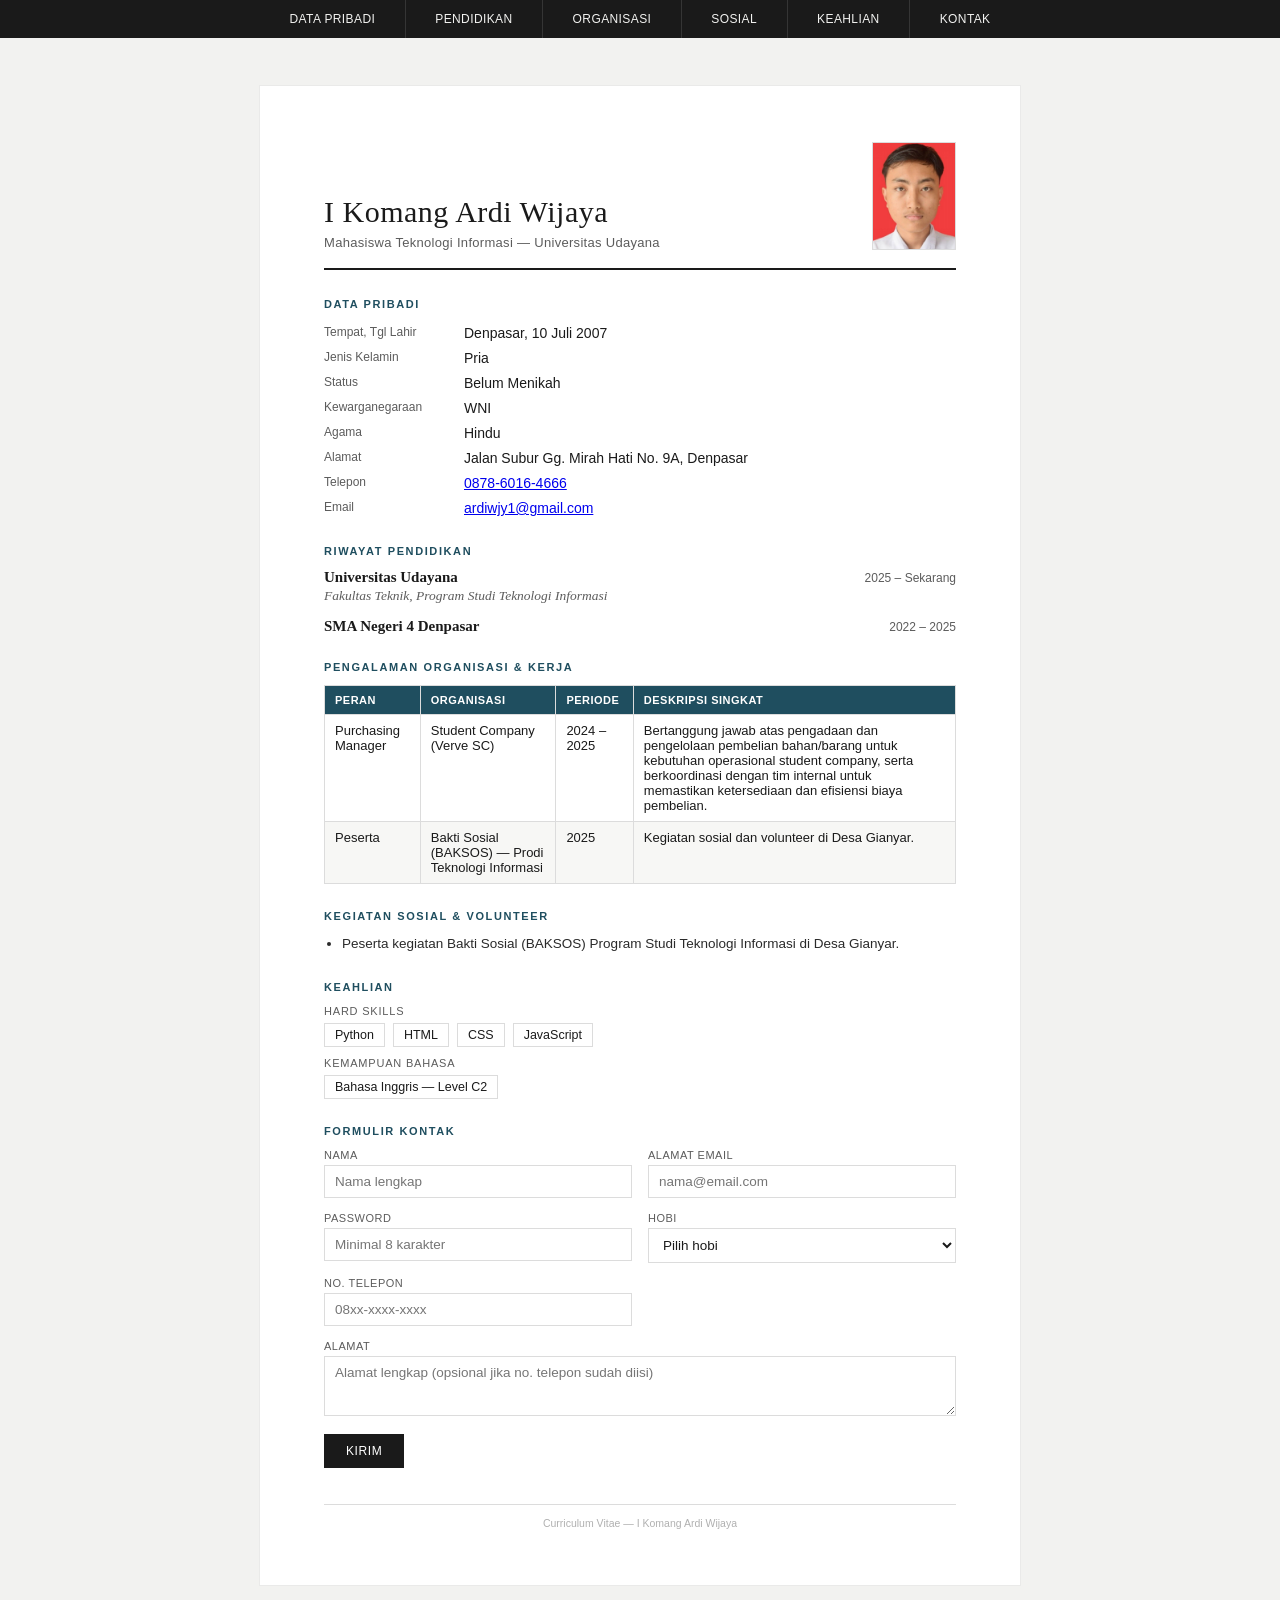
<file: Tugas_2/index.html>
<!doctype html>
<html lang="id">
  <head>
    <meta charset="UTF-8" />
    <meta name="viewport" content="width=device-width, initial-scale=1.0" />
    <title>CV - I Komang Ardi Wijaya</title>
    <meta
      name="description"
      content="Curriculum Vitae I Komang Ardi Wijaya, mahasiswa Teknologi Informasi Universitas Udayana."
    />
    <style>
      :root {
        --ink: #1a1a1a;
        --muted: #5c5c5c;
        --line: #dcdcdc;
        --accent: #1f4e5f;
        --bg: #ffffff;
      }

      * {
        box-sizing: border-box;
      }

      body {
        margin: 0;
        background: #f2f2f0;
        font-family: "Georgia", "Times New Roman", serif;
        color: var(--ink);
        -webkit-font-smoothing: antialiased;
      }

      /* ===== Navigasi / Bookmark ===== */
      nav.topnav {
        position: sticky;
        top: 0;
        z-index: 10;
        background: var(--ink);
        font-family: "Helvetica Neue", Arial, sans-serif;
      }

      nav.topnav ul {
        list-style: none;
        margin: 0;
        padding: 0;
        display: flex;
        flex-wrap: wrap;
        max-width: 760px;
        margin: 0 auto;
      }

      nav.topnav li {
        flex: 1 1 auto;
      }

      nav.topnav a {
        display: block;
        text-align: center;
        padding: 12px 10px;
        font-size: 12px;
        letter-spacing: 0.4px;
        text-transform: uppercase;
        color: #f2f2f0;
        text-decoration: none;
        border-right: 1px solid rgba(255, 255, 255, 0.12);
      }

      nav.topnav li:last-child a {
        border-right: none;
      }

      nav.topnav a:hover {
        background: var(--accent);
      }

      .page {
        max-width: 760px;
        margin: 48px auto;
        background: var(--bg);
        padding: 56px 64px;
        box-shadow: 0 0 0 1px rgba(0, 0, 0, 0.03);
      }

      header {
        display: flex;
        justify-content: space-between;
        align-items: flex-end;
        border-bottom: 2px solid var(--ink);
        padding-bottom: 18px;
        margin-bottom: 28px;
      }

      h1 {
        font-size: 30px;
        letter-spacing: 0.5px;
        margin: 0 0 6px 0;
        font-weight: 400;
      }

      .role {
        font-family: "Helvetica Neue", Arial, sans-serif;
        font-size: 13px;
        color: var(--muted);
        letter-spacing: 0.3px;
      }

      .photo {
        width: 84px;
        height: 108px;
        border: 1px solid var(--line);
        background: #fafafa;
        flex-shrink: 0;
        overflow: hidden;
      }

      .photo img {
        width: 100%;
        height: 100%;
        object-fit: cover;
        display: block;
      }

      section {
        margin-bottom: 26px;
        scroll-margin-top: 56px; /* supaya tidak tertutup nav saat lompat bookmark */
      }

      h2 {
        font-family: "Helvetica Neue", Arial, sans-serif;
        font-size: 11px;
        letter-spacing: 1.6px;
        text-transform: uppercase;
        color: var(--accent);
        font-weight: 700;
        margin: 0 0 12px 0;
      }

      .contact-grid {
        display: grid;
        grid-template-columns: 140px 1fr;
        row-gap: 3px;
        font-size: 14px;
        font-family: "Helvetica Neue", Arial, sans-serif;
        margin: 0;
      }

      .contact-grid dt {
        color: var(--muted);
        font-size: 12px;
        padding: 3px 0;
      }

      .contact-grid dd {
        margin: 0;
        padding: 3px 0;
      }

      .entry {
        margin-bottom: 14px;
      }
      .entry:last-child {
        margin-bottom: 0;
      }

      .entry-header {
        display: flex;
        justify-content: space-between;
        align-items: baseline;
        gap: 12px;
      }

      .entry-title {
        font-size: 15px;
        font-weight: 700;
      }

      .entry-period {
        font-family: "Helvetica Neue", Arial, sans-serif;
        font-size: 12px;
        color: var(--muted);
        white-space: nowrap;
      }

      .entry-sub {
        font-size: 13.5px;
        color: var(--muted);
        font-style: italic;
        margin-top: 2px;
      }

      ul.bullets {
        margin: 8px 0 0 0;
        padding-left: 18px;
      }

      ul.bullets li {
        font-size: 13.5px;
        line-height: 1.55;
        margin-bottom: 4px;
        font-family: "Helvetica Neue", Arial, sans-serif;
        color: #2a2a2a;
      }

      /* ===== Tabel Pengalaman Organisasi ===== */
      table.org-table {
        width: 100%;
        border-collapse: collapse;
        font-family: "Helvetica Neue", Arial, sans-serif;
        font-size: 13px;
        margin-top: 4px;
      }

      table.org-table caption {
        caption-side: bottom;
        text-align: left;
      }

      table.org-table th,
      table.org-table td {
        border: 1px solid var(--line);
        padding: 8px 10px;
        text-align: left;
        vertical-align: top;
      }

      table.org-table thead th {
        background: var(--accent);
        color: #fff;
        font-size: 11px;
        text-transform: uppercase;
        letter-spacing: 0.5px;
        font-weight: 700;
      }

      table.org-table tbody tr:nth-child(even) {
        background: #f7f7f5;
      }

      .skill-group {
        margin-bottom: 10px;
      }
      .skill-group:last-child {
        margin-bottom: 0;
      }

      .skill-label {
        font-family: "Helvetica Neue", Arial, sans-serif;
        font-size: 11px;
        text-transform: uppercase;
        letter-spacing: 0.8px;
        color: var(--muted);
        margin-bottom: 6px;
      }

      .tags {
        display: flex;
        flex-wrap: wrap;
        gap: 8px;
      }

      .tag {
        font-family: "Helvetica Neue", Arial, sans-serif;
        font-size: 12.5px;
        padding: 4px 10px;
        border: 1px solid var(--line);
        color: var(--ink);
      }

      /* ===== Formulir Kontak ===== */
      form.contact-form {
        font-family: "Helvetica Neue", Arial, sans-serif;
        display: grid;
        grid-template-columns: 1fr 1fr;
        gap: 14px 16px;
      }

      form.contact-form .field {
        display: flex;
        flex-direction: column;
        gap: 4px;
      }

      form.contact-form .field.full {
        grid-column: 1 / -1;
      }

      form.contact-form label {
        font-size: 11px;
        text-transform: uppercase;
        letter-spacing: 0.5px;
        color: var(--muted);
      }

      form.contact-form input,
      form.contact-form select,
      form.contact-form textarea {
        font-family: inherit;
        font-size: 13.5px;
        padding: 8px 10px;
        border: 1px solid var(--line);
        background: #fff;
        color: var(--ink);
      }

      form.contact-form textarea {
        resize: vertical;
        min-height: 60px;
      }

      form.contact-form button {
        grid-column: 1 / -1;
        justify-self: start;
        margin-top: 4px;
        padding: 10px 22px;
        background: var(--ink);
        color: #fff;
        border: none;
        font-size: 12px;
        text-transform: uppercase;
        letter-spacing: 0.6px;
        cursor: pointer;
      }

      form.contact-form button:hover {
        background: var(--accent);
      }

      @media (max-width: 640px) {
        form.contact-form {
          grid-template-columns: 1fr;
        }
      }

      footer {
        margin-top: 36px;
        padding-top: 12px;
        border-top: 1px solid var(--line);
        font-family: "Helvetica Neue", Arial, sans-serif;
        font-size: 10.5px;
        color: #b0b0b0;
        text-align: center;
      }

      @media print {
        nav.topnav {
          display: none;
        }
        body {
          background: var(--bg);
        }
        .page {
          box-shadow: none;
          margin: 0;
          padding: 32px 40px;
        }
      }

      @media (max-width: 640px) {
        .page {
          padding: 32px 24px;
          margin: 0;
        }
        header {
          flex-direction: column;
          align-items: flex-start;
          gap: 16px;
        }
        .contact-grid {
          grid-template-columns: 120px 1fr;
        }
      }
    </style>
  </head>
  <body>
    <!-- ===== Menu Navigasi (Bookmark ke tiap bagian halaman) ===== -->
    <nav class="topnav">
      <ul>
        <li><a href="#data-pribadi">Data Pribadi</a></li>
        <li><a href="#pendidikan">Pendidikan</a></li>
        <li><a href="#organisasi">Organisasi</a></li>
        <li><a href="#sosial">Sosial</a></li>
        <li><a href="#keahlian">Keahlian</a></li>
        <li><a href="#kontak">Kontak</a></li>
      </ul>
    </nav>

    <div class="page">
      <header>
        <div>
          <h1>I Komang Ardi Wijaya</h1>
          <div class="role">
            Mahasiswa Teknologi Informasi — Universitas Udayana
          </div>
        </div>
        <div class="photo">
          <img src="Asset/foto.jpg" alt="Foto I Komang Ardi Wijaya" />
        </div>
      </header>

      <section id="data-pribadi">
        <h2>Data Pribadi</h2>
        <dl class="contact-grid">
          <dt>Tempat, Tgl Lahir</dt>
          <dd>Denpasar, 10 Juli 2007</dd>

          <dt>Jenis Kelamin</dt>
          <dd>Pria</dd>

          <dt>Status</dt>
          <dd>Belum Menikah</dd>

          <dt>Kewarganegaraan</dt>
          <dd>WNI</dd>

          <dt>Agama</dt>
          <dd>Hindu</dd>

          <dt>Alamat</dt>
          <dd>Jalan Subur Gg. Mirah Hati No. 9A, Denpasar</dd>

          <dt>Telepon</dt>
          <dd><a href="tel:+6287860164666">0878-6016-4666</a></dd>

          <dt>Email</dt>
          <dd><a href="mailto:ardiwjy1@gmail.com">ardiwjy1@gmail.com</a></dd>
        </dl>
      </section>

      <section id="pendidikan">
        <h2>Riwayat Pendidikan</h2>
        <div class="entry">
          <div class="entry-header">
            <span class="entry-title">Universitas Udayana</span>
            <span class="entry-period">2025 – Sekarang</span>
          </div>
          <div class="entry-sub">
            Fakultas Teknik, Program Studi Teknologi Informasi
          </div>
        </div>
        <div class="entry">
          <div class="entry-header">
            <span class="entry-title">SMA Negeri 4 Denpasar</span>
            <span class="entry-period">2022 – 2025</span>
          </div>
        </div>
      </section>

      <section id="organisasi">
        <h2>Pengalaman Organisasi &amp; Kerja</h2>

        <!-- ===== Tabel Daftar Pengalaman Organisasi ===== -->
        <table class="org-table">
          <thead>
            <tr>
              <th>Peran</th>
              <th>Organisasi</th>
              <th>Periode</th>
              <th>Deskripsi Singkat</th>
            </tr>
          </thead>
          <tbody>
            <tr>
              <td>Purchasing Manager</td>
              <td>Student Company (Verve SC)</td>
              <td>2024 – 2025</td>
              <td>
                Bertanggung jawab atas pengadaan dan pengelolaan pembelian
                bahan/barang untuk kebutuhan operasional student company,
                serta berkoordinasi dengan tim internal untuk memastikan
                ketersediaan dan efisiensi biaya pembelian.
              </td>
            </tr>
            <tr>
              <td>Peserta</td>
              <td>Bakti Sosial (BAKSOS) — Prodi Teknologi Informasi</td>
              <td>2025</td>
              <td>Kegiatan sosial dan volunteer di Desa Gianyar.</td>
            </tr>
          </tbody>
        </table>
      </section>

      <section id="sosial">
        <h2>Kegiatan Sosial &amp; Volunteer</h2>
        <ul class="bullets">
          <li>
            Peserta kegiatan Bakti Sosial (BAKSOS) Program Studi Teknologi
            Informasi di Desa Gianyar.
          </li>
        </ul>
      </section>

      <section id="keahlian">
        <h2>Keahlian</h2>
        <div class="skill-group">
          <div class="skill-label">Hard Skills</div>
          <div class="tags">
            <span class="tag">Python</span>
            <span class="tag">HTML</span>
            <span class="tag">CSS</span>
            <span class="tag">JavaScript</span>
          </div>
        </div>
        <div class="skill-group">
          <div class="skill-label">Kemampuan Bahasa</div>
          <div class="tags">
            <span class="tag">Bahasa Inggris — Level C2</span>
          </div>
        </div>
      </section>

      <!-- ===== Formulir Kontak Sederhana ===== -->
      <section id="kontak">
        <h2>Formulir Kontak</h2>
        <form class="contact-form" action="#" method="post">
          <div class="field">
            <label for="nama">Nama</label>
            <input type="text" id="nama" name="nama" placeholder="Nama lengkap" required />
          </div>

          <div class="field">
            <label for="email">Alamat Email</label>
            <input type="email" id="email" name="email" placeholder="nama@email.com" required />
          </div>

          <div class="field">
            <label for="password">Password</label>
            <input type="password" id="password" name="password" placeholder="Minimal 8 karakter" minlength="8" required />
          </div>

          <div class="field">
            <label for="hobi">Hobi</label>
            <select id="hobi" name="hobi" required>
              <option value="" disabled selected>Pilih hobi</option>
              <option value="membaca">Membaca</option>
              <option value="olahraga">Olahraga</option>
              <option value="coding">Coding</option>
              <option value="musik">Musik</option>
              <option value="fotografi">Fotografi</option>
              <option value="lainnya">Lainnya</option>
            </select>
          </div>

          <div class="field">
            <label for="telepon">No. Telepon</label>
            <input type="tel" id="telepon" name="telepon" placeholder="08xx-xxxx-xxxx" />
          </div>

          <div class="field full">
            <label for="alamat">Alamat</label>
            <textarea id="alamat" name="alamat" placeholder="Alamat lengkap (opsional jika no. telepon sudah diisi)"></textarea>
          </div>

          <button type="submit">Kirim</button>
        </form>
      </section>

      <footer>Curriculum Vitae — I Komang Ardi Wijaya</footer>
    </div>
  </body>
</html>
</file>
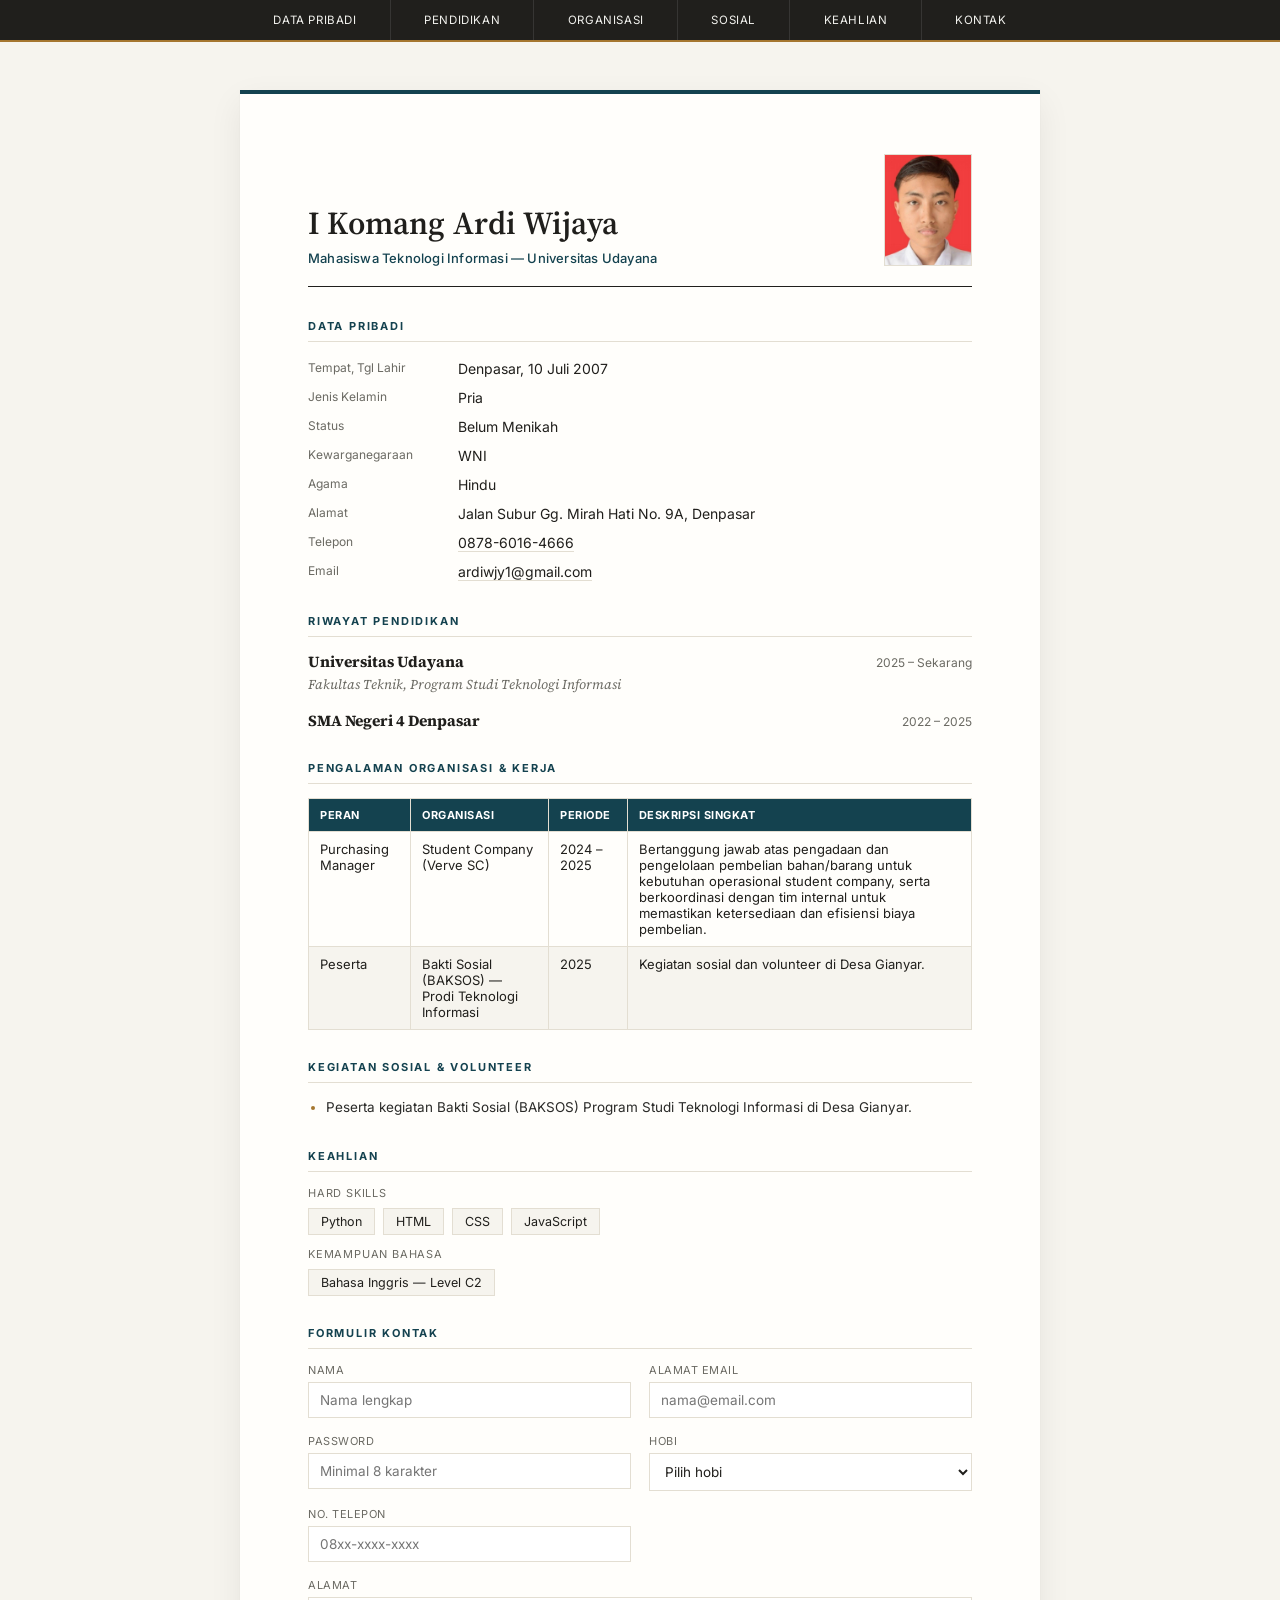
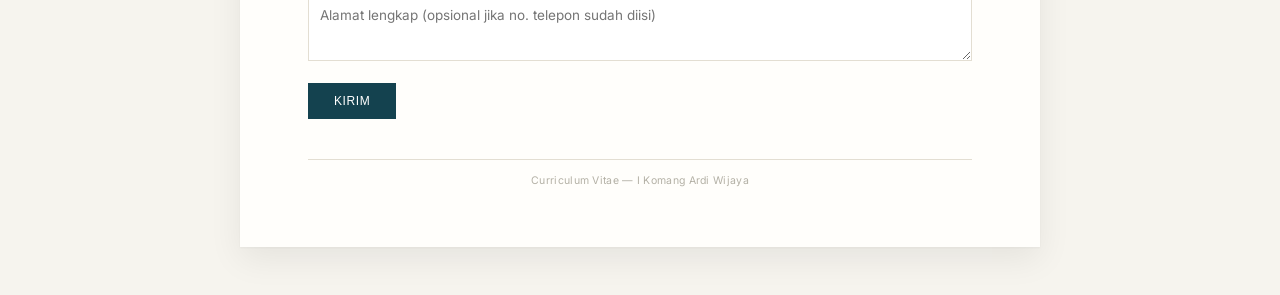
<file: Tugas_3/index.html>
<!doctype html>
<html lang="id">
  <head>
    <meta charset="UTF-8" />
    <meta name="viewport" content="width=device-width, initial-scale=1.0" />
    <title>CV - I Komang Ardi Wijaya</title>
    <meta
      name="description"
      content="Curriculum Vitae I Komang Ardi Wijaya, mahasiswa Teknologi Informasi Universitas Udayana."
    />
    <link rel="preconnect" href="https://fonts.googleapis.com" />
    <link
      href="https://fonts.googleapis.com/css2?family=Source+Serif+Pro:wght@400;600;700&family=Inter:wght@400;500;700&display=swap"
      rel="stylesheet"
    />
    <link rel="stylesheet" href="Asset/style.css" />
  </head>
  <body>
    <!-- ===== Menu Navigasi (Bookmark ke tiap bagian halaman) ===== -->
    <nav class="topnav">
      <ul>
        <li><a href="#data-pribadi">Data Pribadi</a></li>
        <li><a href="#pendidikan">Pendidikan</a></li>
        <li><a href="#organisasi">Organisasi</a></li>
        <li><a href="#sosial">Sosial</a></li>
        <li><a href="#keahlian">Keahlian</a></li>
        <li><a href="#kontak">Kontak</a></li>
      </ul>
    </nav>

    <div class="page">
      <header>
        <div>
          <h1>I Komang Ardi Wijaya</h1>
          <div class="role">
            Mahasiswa Teknologi Informasi — Universitas Udayana
          </div>
        </div>
        <div class="photo">
          <img src="Asset/foto.jpg" alt="Foto I Komang Ardi Wijaya" />
        </div>
      </header>

      <section id="data-pribadi">
        <h2>Data Pribadi</h2>
        <dl class="contact-grid">
          <dt>Tempat, Tgl Lahir</dt>
          <dd>Denpasar, 10 Juli 2007</dd>

          <dt>Jenis Kelamin</dt>
          <dd>Pria</dd>

          <dt>Status</dt>
          <dd>Belum Menikah</dd>

          <dt>Kewarganegaraan</dt>
          <dd>WNI</dd>

          <dt>Agama</dt>
          <dd>Hindu</dd>

          <dt>Alamat</dt>
          <dd>Jalan Subur Gg. Mirah Hati No. 9A, Denpasar</dd>

          <dt>Telepon</dt>
          <dd><a href="tel:+6287860164666">0878-6016-4666</a></dd>

          <dt>Email</dt>
          <dd><a href="mailto:ardiwjy1@gmail.com">ardiwjy1@gmail.com</a></dd>
        </dl>
      </section>

      <section id="pendidikan">
        <h2>Riwayat Pendidikan</h2>
        <div class="entry">
          <div class="entry-header">
            <span class="entry-title">Universitas Udayana</span>
            <span class="entry-period">2025 – Sekarang</span>
          </div>
          <div class="entry-sub">
            Fakultas Teknik, Program Studi Teknologi Informasi
          </div>
        </div>
        <div class="entry">
          <div class="entry-header">
            <span class="entry-title">SMA Negeri 4 Denpasar</span>
            <span class="entry-period">2022 – 2025</span>
          </div>
        </div>
      </section>

      <section id="organisasi">
        <h2>Pengalaman Organisasi &amp; Kerja</h2>

        <!-- ===== Tabel Daftar Pengalaman Organisasi ===== -->
        <table class="org-table">
          <thead>
            <tr>
              <th>Peran</th>
              <th>Organisasi</th>
              <th>Periode</th>
              <th>Deskripsi Singkat</th>
            </tr>
          </thead>
          <tbody>
            <tr>
              <td>Purchasing Manager</td>
              <td>Student Company (Verve SC)</td>
              <td>2024 – 2025</td>
              <td>
                Bertanggung jawab atas pengadaan dan pengelolaan pembelian
                bahan/barang untuk kebutuhan operasional student company,
                serta berkoordinasi dengan tim internal untuk memastikan
                ketersediaan dan efisiensi biaya pembelian.
              </td>
            </tr>
            <tr>
              <td>Peserta</td>
              <td>Bakti Sosial (BAKSOS) — Prodi Teknologi Informasi</td>
              <td>2025</td>
              <td>Kegiatan sosial dan volunteer di Desa Gianyar.</td>
            </tr>
          </tbody>
        </table>
      </section>

      <section id="sosial">
        <h2>Kegiatan Sosial &amp; Volunteer</h2>
        <ul class="bullets">
          <li>
            Peserta kegiatan Bakti Sosial (BAKSOS) Program Studi Teknologi
            Informasi di Desa Gianyar.
          </li>
        </ul>
      </section>

      <section id="keahlian">
        <h2>Keahlian</h2>
        <div class="skill-group">
          <div class="skill-label">Hard Skills</div>
          <div class="tags">
            <span class="tag">Python</span>
            <span class="tag">HTML</span>
            <span class="tag">CSS</span>
            <span class="tag">JavaScript</span>
          </div>
        </div>
        <div class="skill-group">
          <div class="skill-label">Kemampuan Bahasa</div>
          <div class="tags">
            <span class="tag">Bahasa Inggris — Level C2</span>
          </div>
        </div>
      </section>

      <!-- ===== Formulir Kontak Sederhana ===== -->
      <section id="kontak">
        <h2>Formulir Kontak</h2>
        <form class="contact-form" action="#" method="post">
          <div class="field">
            <label for="nama">Nama</label>
            <input type="text" id="nama" name="nama" placeholder="Nama lengkap" required />
          </div>

          <div class="field">
            <label for="email">Alamat Email</label>
            <input type="email" id="email" name="email" placeholder="nama@email.com" required />
          </div>

          <div class="field">
            <label for="password">Password</label>
            <input type="password" id="password" name="password" placeholder="Minimal 8 karakter" minlength="8" required />
          </div>

          <div class="field">
            <label for="hobi">Hobi</label>
            <select id="hobi" name="hobi" required>
              <option value="" disabled selected>Pilih hobi</option>
              <option value="membaca">Membaca</option>
              <option value="olahraga">Olahraga</option>
              <option value="coding">Coding</option>
              <option value="musik">Musik</option>
              <option value="fotografi">Fotografi</option>
              <option value="lainnya">Lainnya</option>
            </select>
          </div>

          <div class="field">
            <label for="telepon">No. Telepon</label>
            <input type="tel" id="telepon" name="telepon" placeholder="08xx-xxxx-xxxx" />
          </div>

          <div class="field full">
            <label for="alamat">Alamat</label>
            <textarea id="alamat" name="alamat" placeholder="Alamat lengkap (opsional jika no. telepon sudah diisi)"></textarea>
          </div>

          <button type="submit">Kirim</button>
        </form>
      </section>

      <footer>Curriculum Vitae — I Komang Ardi Wijaya</footer>
    </div>
  </body>
</html>
</file>
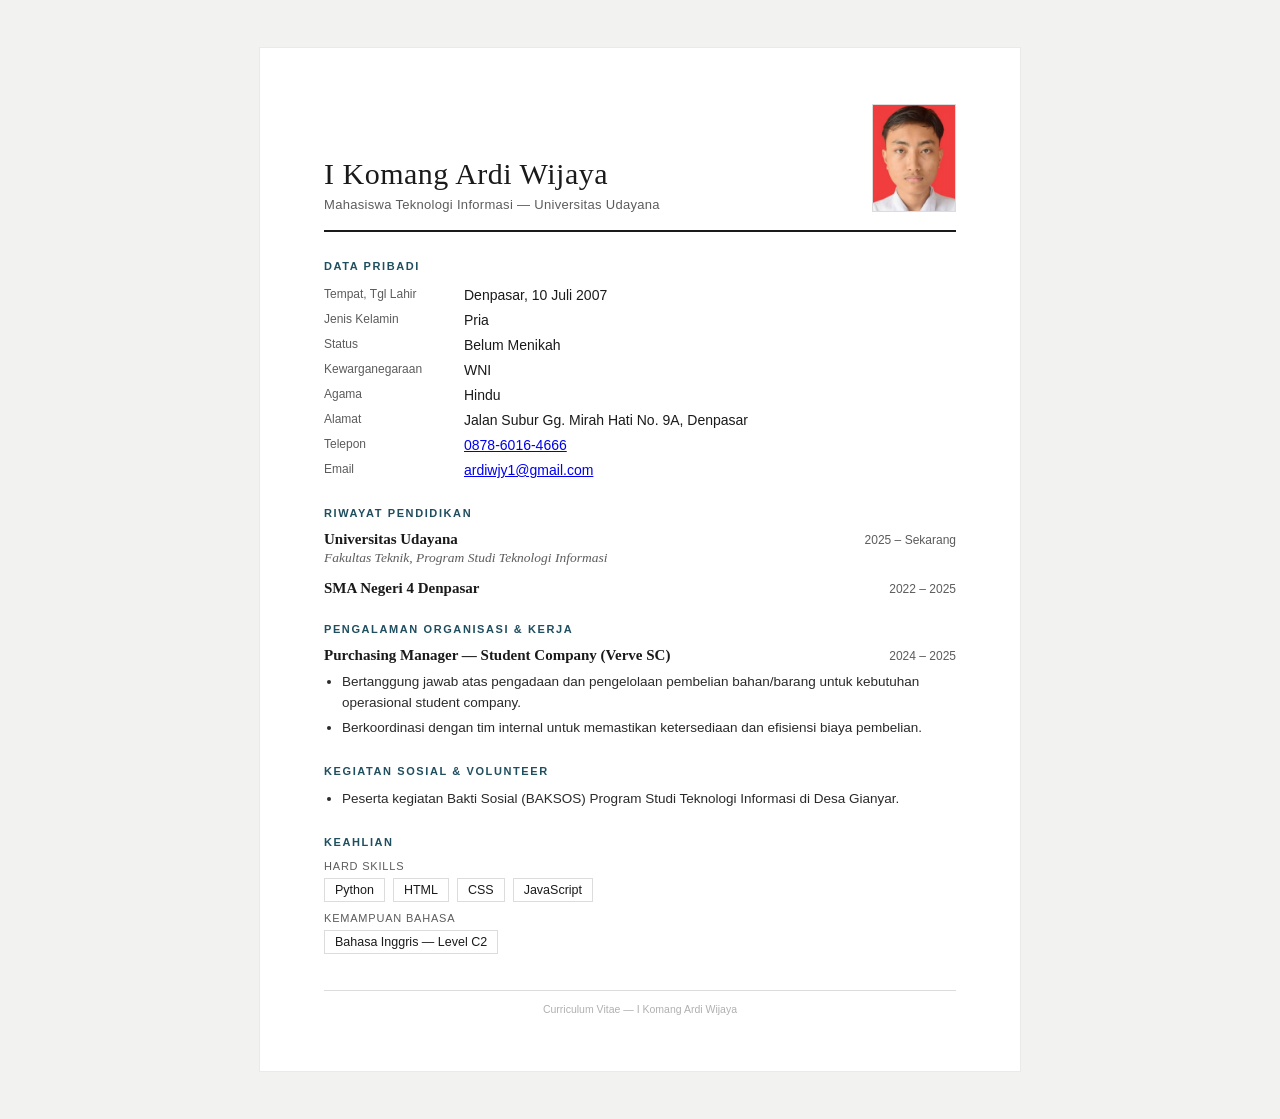
<file: Tugas_1/CV_I_Komang_Ardi_Wijaya-1.html>
<!doctype html>
<html lang="id">
  <head>
    <meta charset="UTF-8" />
    <meta name="viewport" content="width=device-width, initial-scale=1.0" />
    <title>CV - I Komang Ardi Wijaya</title>
    <meta
      name="description"
      content="Curriculum Vitae I Komang Ardi Wijaya, mahasiswa Teknologi Informasi Universitas Udayana."
    />
    <style>
      :root {
        --ink: #1a1a1a;
        --muted: #5c5c5c;
        --line: #dcdcdc;
        --accent: #1f4e5f;
        --bg: #ffffff;
      }

      * {
        box-sizing: border-box;
      }

      body {
        margin: 0;
        background: #f2f2f0;
        font-family: "Georgia", "Times New Roman", serif;
        color: var(--ink);
        -webkit-font-smoothing: antialiased;
      }

      .page {
        max-width: 760px;
        margin: 48px auto;
        background: var(--bg);
        padding: 56px 64px;
        box-shadow: 0 0 0 1px rgba(0, 0, 0, 0.03);
      }

      header {
        display: flex;
        justify-content: space-between;
        align-items: flex-end;
        border-bottom: 2px solid var(--ink);
        padding-bottom: 18px;
        margin-bottom: 28px;
      }

      h1 {
        font-size: 30px;
        letter-spacing: 0.5px;
        margin: 0 0 6px 0;
        font-weight: 400;
      }

      .role {
        font-family: "Helvetica Neue", Arial, sans-serif;
        font-size: 13px;
        color: var(--muted);
        letter-spacing: 0.3px;
      }

      .photo {
        width: 84px;
        height: 108px;
        border: 1px solid var(--line);
        background: #fafafa;
        flex-shrink: 0;
        overflow: hidden;
      }

      .photo img {
        width: 100%;
        height: 100%;
        object-fit: cover;
        display: block;
      }

      section {
        margin-bottom: 26px;
      }

      h2 {
        font-family: "Helvetica Neue", Arial, sans-serif;
        font-size: 11px;
        letter-spacing: 1.6px;
        text-transform: uppercase;
        color: var(--accent);
        font-weight: 700;
        margin: 0 0 12px 0;
      }

      .contact-grid {
        display: grid;
        grid-template-columns: 140px 1fr;
        row-gap: 3px;
        font-size: 14px;
        font-family: "Helvetica Neue", Arial, sans-serif;
        margin: 0;
      }

      .contact-grid dt {
        color: var(--muted);
        font-size: 12px;
        padding: 3px 0;
      }

      .contact-grid dd {
        margin: 0;
        padding: 3px 0;
      }

      .entry {
        margin-bottom: 14px;
      }
      .entry:last-child {
        margin-bottom: 0;
      }

      .entry-header {
        display: flex;
        justify-content: space-between;
        align-items: baseline;
        gap: 12px;
      }

      .entry-title {
        font-size: 15px;
        font-weight: 700;
      }

      .entry-period {
        font-family: "Helvetica Neue", Arial, sans-serif;
        font-size: 12px;
        color: var(--muted);
        white-space: nowrap;
      }

      .entry-sub {
        font-size: 13.5px;
        color: var(--muted);
        font-style: italic;
        margin-top: 2px;
      }

      ul.bullets {
        margin: 8px 0 0 0;
        padding-left: 18px;
      }

      ul.bullets li {
        font-size: 13.5px;
        line-height: 1.55;
        margin-bottom: 4px;
        font-family: "Helvetica Neue", Arial, sans-serif;
        color: #2a2a2a;
      }

      .skill-group {
        margin-bottom: 10px;
      }
      .skill-group:last-child {
        margin-bottom: 0;
      }

      .skill-label {
        font-family: "Helvetica Neue", Arial, sans-serif;
        font-size: 11px;
        text-transform: uppercase;
        letter-spacing: 0.8px;
        color: var(--muted);
        margin-bottom: 6px;
      }

      .tags {
        display: flex;
        flex-wrap: wrap;
        gap: 8px;
      }

      .tag {
        font-family: "Helvetica Neue", Arial, sans-serif;
        font-size: 12.5px;
        padding: 4px 10px;
        border: 1px solid var(--line);
        color: var(--ink);
      }

      footer {
        margin-top: 36px;
        padding-top: 12px;
        border-top: 1px solid var(--line);
        font-family: "Helvetica Neue", Arial, sans-serif;
        font-size: 10.5px;
        color: #b0b0b0;
        text-align: center;
      }

      @media print {
        body {
          background: var(--bg);
        }
        .page {
          box-shadow: none;
          margin: 0;
          padding: 32px 40px;
        }
      }

      @media (max-width: 640px) {
        .page {
          padding: 32px 24px;
          margin: 0;
        }
        header {
          flex-direction: column;
          align-items: flex-start;
          gap: 16px;
        }
        .contact-grid {
          grid-template-columns: 120px 1fr;
        }
      }
    </style>
  </head>
  <body>
    <div class="page">
      <header>
        <div>
          <h1>I Komang Ardi Wijaya</h1>
          <div class="role">
            Mahasiswa Teknologi Informasi — Universitas Udayana
          </div>
        </div>
        <div class="photo">
          <img src="Asset/foto.jpg" alt="Foto I Komang Ardi Wijaya" />
        </div>
      </header>

      <section>
        <h2>Data Pribadi</h2>
        <dl class="contact-grid">
          <dt>Tempat, Tgl Lahir</dt>
          <dd>Denpasar, 10 Juli 2007</dd>

          <dt>Jenis Kelamin</dt>
          <dd>Pria</dd>

          <dt>Status</dt>
          <dd>Belum Menikah</dd>

          <dt>Kewarganegaraan</dt>
          <dd>WNI</dd>

          <dt>Agama</dt>
          <dd>Hindu</dd>

          <dt>Alamat</dt>
          <dd>Jalan Subur Gg. Mirah Hati No. 9A, Denpasar</dd>

          <dt>Telepon</dt>
          <dd><a href="tel:+6287860164666">0878-6016-4666</a></dd>

          <dt>Email</dt>
          <dd><a href="mailto:ardiwjy1@gmail.com">ardiwjy1@gmail.com</a></dd>
        </dl>
      </section>

      <section>
        <h2>Riwayat Pendidikan</h2>
        <div class="entry">
          <div class="entry-header">
            <span class="entry-title">Universitas Udayana</span>
            <span class="entry-period">2025 – Sekarang</span>
          </div>
          <div class="entry-sub">
            Fakultas Teknik, Program Studi Teknologi Informasi
          </div>
        </div>
        <div class="entry">
          <div class="entry-header">
            <span class="entry-title">SMA Negeri 4 Denpasar</span>
            <span class="entry-period">2022 – 2025</span>
          </div>
        </div>
      </section>

      <section>
        <h2>Pengalaman Organisasi &amp; Kerja</h2>
        <div class="entry">
          <div class="entry-header">
            <span class="entry-title"
              >Purchasing Manager — Student Company (Verve SC)</span
            >
            <span class="entry-period">2024 – 2025</span>
          </div>
          <ul class="bullets">
            <li>
              Bertanggung jawab atas pengadaan dan pengelolaan pembelian
              bahan/barang untuk kebutuhan operasional student company.
            </li>
            <li>
              Berkoordinasi dengan tim internal untuk memastikan ketersediaan
              dan efisiensi biaya pembelian.
            </li>
          </ul>
        </div>
      </section>

      <section>
        <h2>Kegiatan Sosial &amp; Volunteer</h2>
        <ul class="bullets">
          <li>
            Peserta kegiatan Bakti Sosial (BAKSOS) Program Studi Teknologi
            Informasi di Desa Gianyar.
          </li>
        </ul>
      </section>

      <section>
        <h2>Keahlian</h2>
        <div class="skill-group">
          <div class="skill-label">Hard Skills</div>
          <div class="tags">
            <span class="tag">Python</span>
            <span class="tag">HTML</span>
            <span class="tag">CSS</span>
            <span class="tag">JavaScript</span>
          </div>
        </div>
        <div class="skill-group">
          <div class="skill-label">Kemampuan Bahasa</div>
          <div class="tags">
            <span class="tag">Bahasa Inggris — Level C2</span>
          </div>
        </div>
      </section>

      <footer>Curriculum Vitae — I Komang Ardi Wijaya</footer>
    </div>
  </body>
</html>
</file>
<file: Tugas_3/Asset/style.css>
/* ===================================================================
   CV — I Komang Ardi Wijaya
   Stylesheet
   =================================================================== */

:root {
  --ink: #201f1c;
  --muted: #6b6a63;
  --line: #e3ded2;
  --accent: #14424f;
  --accent-soft: #e8eeee;
  --gold: #a5762f;
  --bg: #fffefb;
  --paper: #f6f4ee;
}

* {
  box-sizing: border-box;
}

body {
  margin: 0;
  background: var(--paper);
  font-family: "Source Serif Pro", "Georgia", "Times New Roman", serif;
  color: var(--ink);
  -webkit-font-smoothing: antialiased;
  text-rendering: optimizeLegibility;
}

/* ===== Navigasi / Bookmark ===== */
nav.topnav {
  position: sticky;
  top: 0;
  z-index: 10;
  background: var(--ink);
  font-family: "Inter", "Helvetica Neue", Arial, sans-serif;
  border-bottom: 2px solid var(--gold);
}

nav.topnav ul {
  list-style: none;
  margin: 0 auto;
  padding: 0;
  display: flex;
  flex-wrap: wrap;
  max-width: 800px;
}

nav.topnav li {
  flex: 1 1 auto;
}

nav.topnav a {
  display: block;
  text-align: center;
  padding: 13px 10px;
  font-size: 11.5px;
  letter-spacing: 0.6px;
  text-transform: uppercase;
  color: #f2f2ee;
  text-decoration: none;
  border-right: 1px solid rgba(255, 255, 255, 0.1);
  transition: background 0.15s ease, color 0.15s ease;
}

nav.topnav li:last-child a {
  border-right: none;
}

nav.topnav a:hover,
nav.topnav a:focus-visible {
  background: var(--accent);
  color: #fff;
}

/* ===== Halaman ===== */
.page {
  max-width: 800px;
  margin: 48px auto;
  background: var(--bg);
  padding: 60px 68px;
  box-shadow: 0 1px 2px rgba(20, 20, 18, 0.04), 0 12px 32px rgba(20, 20, 18, 0.07);
  border-top: 4px solid var(--accent);
}

header {
  display: flex;
  justify-content: space-between;
  align-items: flex-end;
  gap: 24px;
  border-bottom: 1px solid var(--ink);
  padding-bottom: 20px;
  margin-bottom: 32px;
}

h1 {
  font-size: 32px;
  letter-spacing: 0.2px;
  margin: 0 0 8px 0;
  font-weight: 600;
  line-height: 1.15;
}

.role {
  font-family: "Inter", "Helvetica Neue", Arial, sans-serif;
  font-size: 13px;
  color: var(--accent);
  letter-spacing: 0.2px;
  font-weight: 500;
}

.photo {
  width: 88px;
  height: 112px;
  border: 1px solid var(--line);
  background: var(--accent-soft);
  flex-shrink: 0;
  overflow: hidden;
}

.photo img {
  width: 100%;
  height: 100%;
  object-fit: cover;
  display: block;
}

section {
  margin-bottom: 30px;
  scroll-margin-top: 56px; /* supaya tidak tertutup nav saat lompat bookmark */
}

h2 {
  font-family: "Inter", "Helvetica Neue", Arial, sans-serif;
  font-size: 11px;
  letter-spacing: 1.8px;
  text-transform: uppercase;
  color: var(--accent);
  font-weight: 700;
  margin: 0 0 14px 0;
  padding-bottom: 8px;
  border-bottom: 1px solid var(--line);
}

.contact-grid {
  display: grid;
  grid-template-columns: 150px 1fr;
  row-gap: 4px;
  font-size: 14px;
  font-family: "Inter", "Helvetica Neue", Arial, sans-serif;
  margin: 0;
}

.contact-grid dt {
  color: var(--muted);
  font-size: 12px;
  padding: 4px 0;
}

.contact-grid dd {
  margin: 0;
  padding: 4px 0;
}

.contact-grid a {
  color: var(--ink);
  text-decoration: none;
  border-bottom: 1px solid var(--line);
}

.contact-grid a:hover {
  color: var(--accent);
  border-bottom-color: var(--accent);
}

.entry {
  margin-bottom: 16px;
}
.entry:last-child {
  margin-bottom: 0;
}

.entry-header {
  display: flex;
  justify-content: space-between;
  align-items: baseline;
  gap: 12px;
}

.entry-title {
  font-size: 15.5px;
  font-weight: 700;
}

.entry-period {
  font-family: "Inter", "Helvetica Neue", Arial, sans-serif;
  font-size: 12px;
  color: var(--muted);
  white-space: nowrap;
}

.entry-sub {
  font-size: 13.5px;
  color: var(--muted);
  font-style: italic;
  margin-top: 3px;
}

ul.bullets {
  margin: 8px 0 0 0;
  padding-left: 18px;
}

ul.bullets li {
  font-size: 13.5px;
  line-height: 1.6;
  margin-bottom: 4px;
  font-family: "Inter", "Helvetica Neue", Arial, sans-serif;
  color: #2a2a28;
}

ul.bullets li::marker {
  color: var(--gold);
}

/* ===== Tabel Pengalaman Organisasi ===== */
table.org-table {
  width: 100%;
  border-collapse: collapse;
  font-family: "Inter", "Helvetica Neue", Arial, sans-serif;
  font-size: 13px;
  margin-top: 4px;
}

table.org-table caption {
  caption-side: bottom;
  text-align: left;
}

table.org-table th,
table.org-table td {
  border: 1px solid var(--line);
  padding: 9px 11px;
  text-align: left;
  vertical-align: top;
}

table.org-table thead th {
  background: var(--accent);
  color: #fff;
  font-size: 11px;
  text-transform: uppercase;
  letter-spacing: 0.5px;
  font-weight: 700;
}

table.org-table tbody tr:nth-child(even) {
  background: var(--paper);
}

table.org-table tbody tr:hover {
  background: var(--accent-soft);
}

.skill-group {
  margin-bottom: 12px;
}
.skill-group:last-child {
  margin-bottom: 0;
}

.skill-label {
  font-family: "Inter", "Helvetica Neue", Arial, sans-serif;
  font-size: 11px;
  text-transform: uppercase;
  letter-spacing: 0.8px;
  color: var(--muted);
  margin-bottom: 8px;
}

.tags {
  display: flex;
  flex-wrap: wrap;
  gap: 8px;
}

.tag {
  font-family: "Inter", "Helvetica Neue", Arial, sans-serif;
  font-size: 12.5px;
  padding: 5px 12px;
  border: 1px solid var(--line);
  color: var(--ink);
  background: var(--paper);
}

/* ===== Formulir Kontak ===== */
form.contact-form {
  font-family: "Inter", "Helvetica Neue", Arial, sans-serif;
  display: grid;
  grid-template-columns: 1fr 1fr;
  gap: 16px 18px;
}

form.contact-form .field {
  display: flex;
  flex-direction: column;
  gap: 5px;
}

form.contact-form .field.full {
  grid-column: 1 / -1;
}

form.contact-form label {
  font-size: 11px;
  text-transform: uppercase;
  letter-spacing: 0.5px;
  color: var(--muted);
}

form.contact-form input,
form.contact-form select,
form.contact-form textarea {
  font-family: inherit;
  font-size: 13.5px;
  padding: 9px 11px;
  border: 1px solid var(--line);
  background: #fff;
  color: var(--ink);
  transition: border-color 0.15s ease, box-shadow 0.15s ease;
}

form.contact-form input:focus,
form.contact-form select:focus,
form.contact-form textarea:focus {
  outline: none;
  border-color: var(--accent);
  box-shadow: 0 0 0 3px var(--accent-soft);
}

form.contact-form textarea {
  resize: vertical;
  min-height: 64px;
}

form.contact-form button {
  grid-column: 1 / -1;
  justify-self: start;
  margin-top: 6px;
  padding: 11px 26px;
  background: var(--accent);
  color: #fff;
  border: none;
  font-size: 12px;
  text-transform: uppercase;
  letter-spacing: 0.6px;
  cursor: pointer;
  transition: background 0.15s ease;
}

form.contact-form button:hover {
  background: var(--ink);
}

@media (max-width: 640px) {
  form.contact-form {
    grid-template-columns: 1fr;
  }
}

footer {
  margin-top: 40px;
  padding-top: 14px;
  border-top: 1px solid var(--line);
  font-family: "Inter", "Helvetica Neue", Arial, sans-serif;
  font-size: 10.5px;
  color: #b3b0a5;
  text-align: center;
  letter-spacing: 0.3px;
}

@media print {
  nav.topnav {
    display: none;
  }
  body {
    background: var(--bg);
  }
  .page {
    box-shadow: none;
    margin: 0;
    padding: 32px 40px;
    border-top: none;
  }
}

@media (max-width: 640px) {
  .page {
    padding: 34px 24px;
    margin: 0;
  }
  header {
    flex-direction: column;
    align-items: flex-start;
    gap: 16px;
  }
  .contact-grid {
    grid-template-columns: 120px 1fr;
  }
}
</file>
